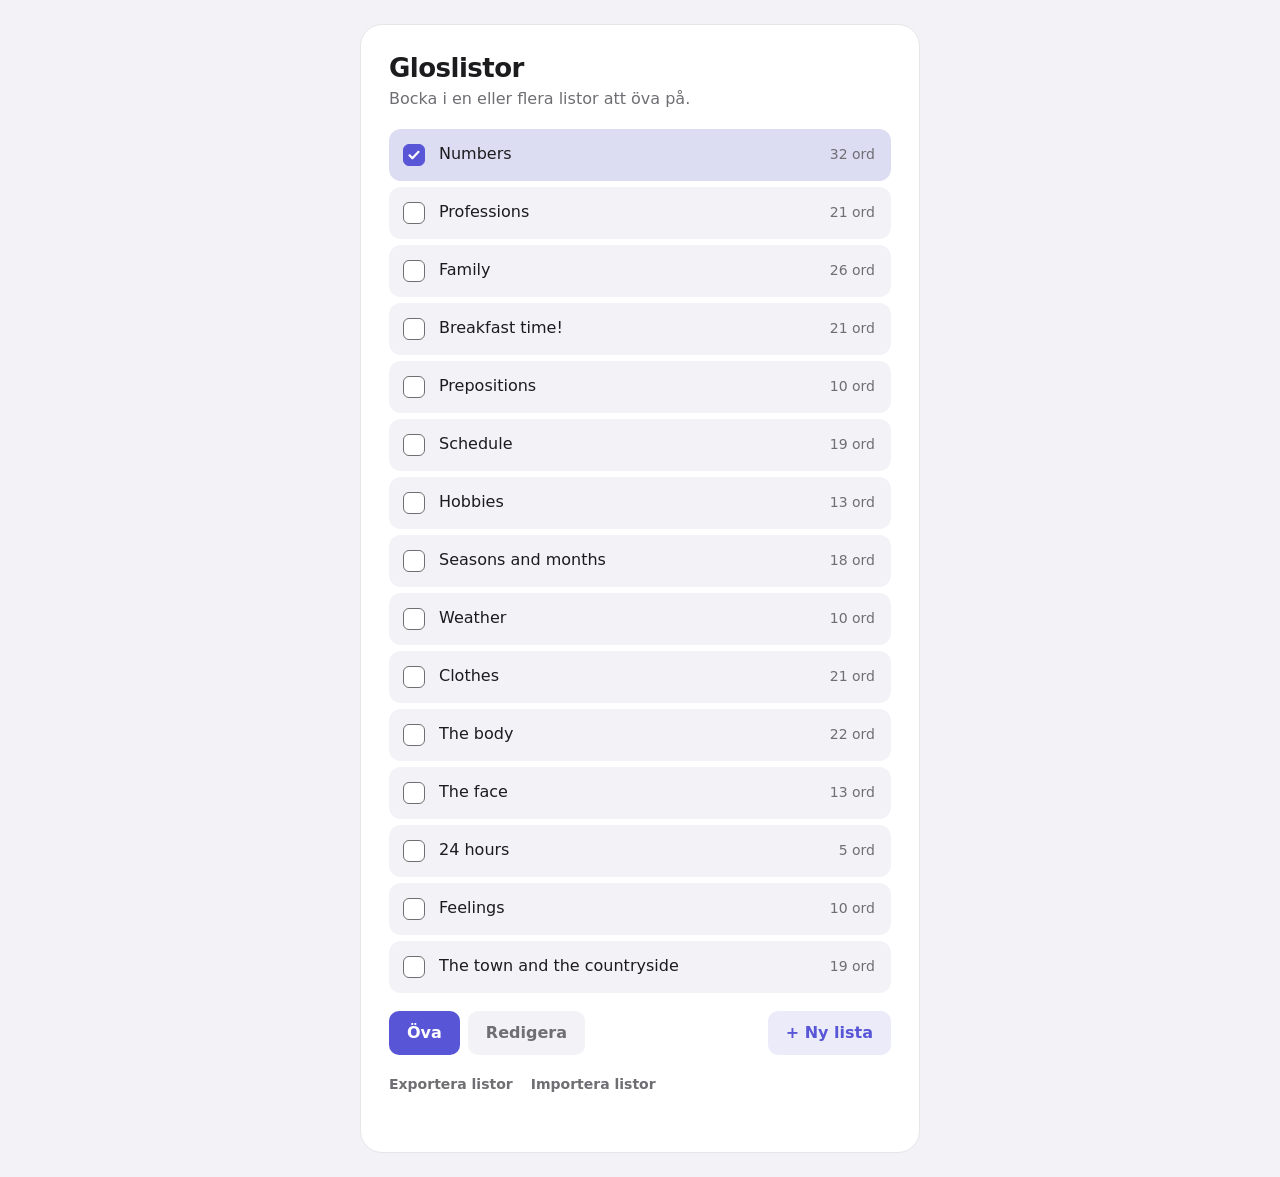
<file: web/index.html>
<!doctype html>
<html lang="sv">
<head>
  <meta charset="utf-8">
  <meta name="viewport" content="width=device-width, initial-scale=1, viewport-fit=cover">
  <title>Glosor</title>
  <meta name="description" content="Öva engelska glosor.">
  <meta name="theme-color" content="#f2f2f7" media="(prefers-color-scheme: light)">
  <meta name="theme-color" content="#000000" media="(prefers-color-scheme: dark)">
  <meta name="color-scheme" content="light dark">
  <meta name="apple-mobile-web-app-capable" content="yes">
  <meta name="apple-mobile-web-app-status-bar-style" content="default">
  <meta name="apple-mobile-web-app-title" content="Glosor">
  <link rel="manifest" href="manifest.webmanifest">
  <link rel="icon" href="icon.svg" type="image/svg+xml">
  <link rel="apple-touch-icon" href="apple-touch-icon.png">
  <link rel="stylesheet" href="style.css">
  <script type="module" src="app.js"></script>
</head>
<body>
  <main class="card" id="card">
    <!-- Lists -->
    <section class="screen" id="home" data-depth="0" hidden>
      <h2>Gloslistor</h2>
      <p class="muted">Bocka i en eller flera listor att öva på.</p>
      <ul class="choices" id="choices" role="listbox" aria-multiselectable="true" aria-label="Gloslistor"></ul>
      <div class="row">
        <button class="accent" id="btn-practice">Öva</button>
        <button class="tinted" id="btn-edit">Redigera</button>
        <span class="spacer"></span>
        <button class="tinted" id="btn-new">+ Ny lista</button>
      </div>
      <div class="row files">
        <button class="link" id="btn-export">Exportera listor</button>
        <button class="link" id="btn-import">Importera listor</button>
        <input type="file" id="import-file" accept=".json,application/json" hidden>
      </div>
      <p class="toast" id="toast" role="status" aria-live="polite"></p>
    </section>

    <!-- Edit a list -->
    <section class="screen" id="edit" data-depth="1" hidden>
      <h2 id="edit-title">Redigera lista</h2>
      <p class="muted">Tomma rader hoppas över när du sparar.</p>
      <label class="caption" for="list-name">Namn på listan</label>
      <input class="field" id="list-name" maxlength="80" autocomplete="off">
      <p class="error" id="name-error" hidden>Ge listan ett namn.</p>
      <div class="words-head"><span class="caption">Svenska</span><span class="caption">Engelska</span></div>
      <div class="words" id="words"></div>
      <button class="tinted" id="btn-add-word">+ Lägg till ord</button>
      <div class="row">
        <button class="accent" id="btn-save">Spara</button>
        <button class="tinted" id="btn-cancel">Avbryt</button>
        <span class="spacer"></span>
        <button class="danger" id="btn-delete">Ta bort lista</button>
      </div>
    </section>

    <!-- Choose direction -->
    <section class="screen" id="mode" data-depth="1" hidden>
      <h2>Vad vill du öva?</h2>
      <p class="muted">Välj åt vilket håll du vill översätta.</p>
      <div class="grid2">
        <button class="accent" data-direction="sv-en">Svenska → Engelska</button>
        <button class="accent" data-direction="en-sv">Engelska → Svenska</button>
      </div>
      <div class="row"><button class="tinted" data-go="home">Tillbaka</button></div>
    </section>

    <!-- Quiz -->
    <section class="screen" id="quiz" data-depth="2" hidden>
      <div class="progress"><div class="progress-fill" id="progress-fill"></div></div>
      <div class="quiz-top">
        <span class="small" id="progress-text"></span>
        <button class="link" data-go="home">Avsluta</button>
      </div>
      <p class="muted center" id="prompt"></p>
      <p class="word" id="word" lang=""></p>
      <form id="answer-form" autocomplete="off">
        <input class="field big" id="answer" autocapitalize="off" autocorrect="off" spellcheck="false"
               enterkeyhint="go" aria-labelledby="prompt">
        <div class="feedback" id="feedback" aria-live="polite"></div>
        <button class="accent wide" type="submit" id="btn-check">Svara</button>
        <button class="accent wide" type="button" id="btn-next" hidden>Nästa →</button>
      </form>
    </section>

    <!-- Summary -->
    <section class="screen" id="summary" data-depth="3" hidden>
      <h2 class="center">Bra jobbat!</h2>
      <p class="score" id="score"></p>
      <p class="muted center">rätt på första försöket</p>
      <ul class="results" id="results"></ul>
      <div class="grid2" id="summary-buttons">
        <button class="accent" id="btn-retry">Öva på missade ord</button>
        <button class="tinted" id="btn-again">Öva igen</button>
      </div>
      <div class="row"><button class="tinted" data-go="home">Tillbaka till listorna</button></div>
    </section>
  </main>
</body>
</html>
</file>
<file: web/style.css>
/* Apple-style palette: grouped background, solid cards, one accent. Same colors as the desktop app. */
:root {
  color-scheme: light;
  --bg: #f2f2f7; --card: #ffffff; --fill: #f2f2f7; --ink: #1c1c1e; --muted: #6e6e73; --line: #e5e5ea;
  --accent: #5856d6; --accent-fill: #5856d6; --on-accent: #ffffff;
  --ok: #248a3d; --ok-bg: #e3f6e8; --bad: #c93400; --bad-bg: #fff0e5; --danger: #d70015;
  --tint: color-mix(in srgb, var(--accent-fill) 12%, var(--card));
  --row-sel: color-mix(in srgb, var(--accent-fill) 14%, var(--fill));
  --card-border: 1px solid var(--line);
  --font: -apple-system, BlinkMacSystemFont, "Segoe UI Variable Text", "Segoe UI", system-ui, Roboto,
          "Helvetica Neue", sans-serif;
  --font-display: -apple-system, BlinkMacSystemFont, "Segoe UI Variable Display", "Segoe UI", system-ui,
                  Roboto, "Helvetica Neue", sans-serif;
}
@media (prefers-color-scheme: dark) {
  :root {
    color-scheme: dark;
    --bg: #000000; --card: #1c1c1e; --fill: #2c2c2e; --ink: #f5f5f7; --muted: #98989d; --line: #38383a;
    --accent: #a5a3ff; --accent-fill: #5e5ce6;
    --ok: #30d158; --ok-bg: #0f2e1a; --bad: #ff9f0a; --bad-bg: #33240a; --danger: #ff453a;
    --tint: color-mix(in srgb, var(--accent-fill) 22%, var(--card));
    --row-sel: color-mix(in srgb, var(--accent-fill) 22%, var(--fill));
    --card-border: none;
  }
}

* { box-sizing: border-box; }
[hidden] { display: none !important; }

html { -webkit-text-size-adjust: 100%; }
body {
  margin: 0;
  min-height: 100dvh;
  background: var(--bg);
  color: var(--ink);
  font: 16px/1.4 var(--font);
  -webkit-font-smoothing: antialiased;
  -webkit-tap-highlight-color: transparent;
  padding: max(24px, env(safe-area-inset-top)) max(16px, env(safe-area-inset-right))
           max(24px, env(safe-area-inset-bottom)) max(16px, env(safe-area-inset-left));
}

.card {
  max-width: 560px;
  margin: 0 auto;
  background: var(--card);
  border: var(--card-border);
  border-radius: 22px;
  padding: 28px;
}
@media (max-width: 480px) {
  body { padding-top: max(12px, env(safe-area-inset-top)); }
  .card { padding: 22px 18px; }
}

.screen.enter { animation: slide-in 0.32s cubic-bezier(0.2, 0.8, 0.2, 1); }
.screen.enter.back { animation-name: slide-in-back; }
@keyframes slide-in { from { transform: translateX(28px); opacity: 0.4; } }
@keyframes slide-in-back { from { transform: translateX(-28px); opacity: 0.4; } }

h2 {
  font: 700 26px/1.2 var(--font-display);
  letter-spacing: -0.02em;
  margin: 0 0 4px;
}
p { margin: 0; }
.muted { color: var(--muted); margin-bottom: 18px; }
.small { color: var(--muted); font-size: 14px; }
.center { text-align: center; }
.caption {
  display: block;
  color: var(--muted);
  font-size: 12px;
  font-weight: 600;
  letter-spacing: 0.04em;
  text-transform: uppercase;
}
.error { color: var(--danger); font-size: 14px; margin-top: 6px; }

/* Buttons */
button {
  font: 600 16px/1.2 var(--font);
  border: 0;
  border-radius: 10px;
  padding: 12px 18px;
  min-height: 44px;
  cursor: pointer;
  transition: background-color 0.12s, transform 0.12s;
  touch-action: manipulation;
}
button:active:not(:disabled) { transform: scale(0.97); }
button:disabled { cursor: default; }
button:focus-visible, .choice:focus-visible { outline: 2px solid var(--accent-fill); outline-offset: 2px; }

.accent { background: var(--accent-fill); color: var(--on-accent); }
.accent:hover:not(:disabled) { background: color-mix(in srgb, var(--accent-fill), #fff 10%); }
.accent:active:not(:disabled) { background: color-mix(in srgb, var(--accent-fill), #000 18%); }
.accent:disabled { background: color-mix(in srgb, var(--accent-fill) 40%, var(--card));
                   color: color-mix(in srgb, var(--on-accent) 70%, var(--card)); }
.tinted { background: var(--tint); color: var(--accent); }
.tinted:hover:not(:disabled) { background: color-mix(in srgb, var(--tint), var(--accent-fill) 7%); }
.tinted:active:not(:disabled) { background: color-mix(in srgb, var(--tint), var(--accent-fill) 16%); }
.tinted:disabled { background: var(--fill); color: var(--muted); }
.danger { background: var(--card); color: var(--danger); }
.danger:hover { background: color-mix(in srgb, var(--card), var(--danger) 6%); }
.link {
  background: none; color: var(--muted); font-size: 14px; font-weight: 600;
  padding: 4px 0; min-height: 32px;
}
.link:hover { color: var(--ink); }
.icon {
  background: var(--fill); color: var(--muted); font-size: 14px;
  padding: 0; width: 40px; min-height: 40px; border-radius: 8px;
}
.icon:hover { background: color-mix(in srgb, var(--fill), var(--ink) 5%); }
.wide { width: 100%; }

.row { display: flex; flex-wrap: wrap; gap: 8px; margin-top: 18px; align-items: center; }
.spacer { flex: 1; }
.grid2 { display: grid; grid-template-columns: 1fr 1fr; gap: 8px; }
@media (max-width: 400px) { #mode .grid2 { grid-template-columns: 1fr; } }
.files { gap: 18px; margin-top: 14px; }
.toast { color: var(--muted); font-size: 14px; min-height: 1.4em; margin-top: 4px; }

/* Fields */
.field {
  width: 100%;
  font: 16px/1.3 var(--font); /* 16px keeps iOS from zooming in */
  color: var(--ink);
  background: var(--fill);
  border: 1px solid var(--line);
  border-radius: 10px;
  padding: 10px 12px;
  outline: none;
  appearance: none;
}
.field:focus { border-color: var(--accent-fill); box-shadow: 0 0 0 1px var(--accent-fill); }
.field.invalid { border-color: var(--danger); box-shadow: 0 0 0 1px var(--danger); }
.field:disabled { opacity: 1; -webkit-text-fill-color: var(--ink); }
.field.big { font-size: 22px; text-align: center; padding: 12px; }
#list-name { margin-top: 6px; }

/* List choices */
.choices { list-style: none; margin: 0; padding: 0; display: grid; grid-template-columns: minmax(0, 1fr); gap: 6px; }
.choice {
  display: flex; align-items: center; gap: 14px;
  min-height: 52px; padding: 0 16px 0 14px;
  background: var(--fill); border-radius: 12px;
  cursor: pointer; user-select: none;
  transition: background-color 0.12s;
}
.choice:active { background: color-mix(in srgb, var(--fill), var(--ink) 7%); }
.choice[aria-selected="true"] { background: var(--row-sel); }
.choice[aria-selected="true"]:active { background: color-mix(in srgb, var(--row-sel), var(--ink) 7%); }
.check {
  flex: none; width: 22px; height: 22px; border-radius: 6px;
  border: 1.5px solid var(--muted); background: var(--card);
  display: grid; place-items: center; color: var(--on-accent);
}
.check svg { width: 16px; height: 16px; visibility: hidden; }
.choice[aria-selected="true"] .check { background: var(--accent-fill); border-color: var(--accent-fill); }
.choice[aria-selected="true"] .check svg { visibility: visible; }
.choice-name { flex: 1; min-width: 0; overflow: hidden; text-overflow: ellipsis; white-space: nowrap; }
.choice-count { color: var(--muted); font-size: 14px; flex: none; }
.choices .group { margin: 10px 0 2px; }
.choices .group:first-child { margin-top: 0; }
.empty { color: var(--muted); text-align: center; padding: 14px 0; }

/* Word editor */
.words-head, .word-row { display: grid; grid-template-columns: 1fr 1fr 40px; gap: 8px; }
.words-head { margin: 18px 0 6px; }
.words { display: grid; gap: 8px; margin-bottom: 10px; }

/* Quiz */
.progress { height: 6px; border-radius: 3px; background: var(--fill); overflow: hidden; }
.progress-fill {
  height: 100%; width: 0; background: var(--ok); border-radius: 3px;
  transition: width 0.45s cubic-bezier(0.2, 0.8, 0.2, 1);
}
.quiz-top { display: flex; justify-content: space-between; align-items: center; margin: 6px 0 20px; }
#prompt { margin-bottom: 2px; }
.word {
  font: 700 34px/1.2 var(--font-display);
  letter-spacing: -0.02em;
  text-align: center;
  margin: 0 0 18px;
  overflow-wrap: anywhere;
}
.feedback {
  min-height: 86px; margin: 16px 0;
  border-radius: 14px; padding: 12px 14px;
  display: flex; flex-direction: column; justify-content: center; align-items: center;
  text-align: center; font-weight: 600;
}
.feedback.ok { background: var(--ok-bg); color: var(--ok); }
.feedback.bad { background: var(--bad-bg); color: var(--bad); }
.feedback .lead { font-size: 18px; }
.feedback .answer { font: 700 19px/1.3 var(--font-display); margin-top: 2px; }
.feedback.ok .lead:only-child, .feedback.bad .lead:only-child { font: 700 19px/1.3 var(--font-display); }
.feedback.show { animation: pop 0.25s ease-out; }
@keyframes pop { from { transform: scale(0.97); opacity: 0; } }

.shake { animation: shake 0.3s linear; }
@keyframes shake {
  17% { transform: translateX(-8px); } 33% { transform: translateX(7px); } 50% { transform: translateX(-5px); }
  67% { transform: translateX(3px); } 83% { transform: translateX(-1px); }
}

/* Summary */
.score { font: 700 48px/1.1 var(--font-display); text-align: center; margin-top: 6px; }
.results { list-style: none; margin: 20px 0 18px; padding: 0; background: var(--fill); border-radius: 14px; }
.results li { display: flex; gap: 12px; padding: 11px 14px 11px 18px; align-items: baseline; }
.results li + li { border-top: 1px solid var(--line); }
.results .mark { font-weight: 600; width: 14px; flex: none; }
.results .ok { color: var(--ok); }
.results .bad { color: var(--bad); }
.results .text { overflow-wrap: anywhere; }
.results b { font-weight: 600; }
#summary-buttons.single { grid-template-columns: 1fr; }

@media (prefers-reduced-motion: reduce) {
  *, *::before, *::after { animation: none !important; transition: none !important; }
}
</file>
